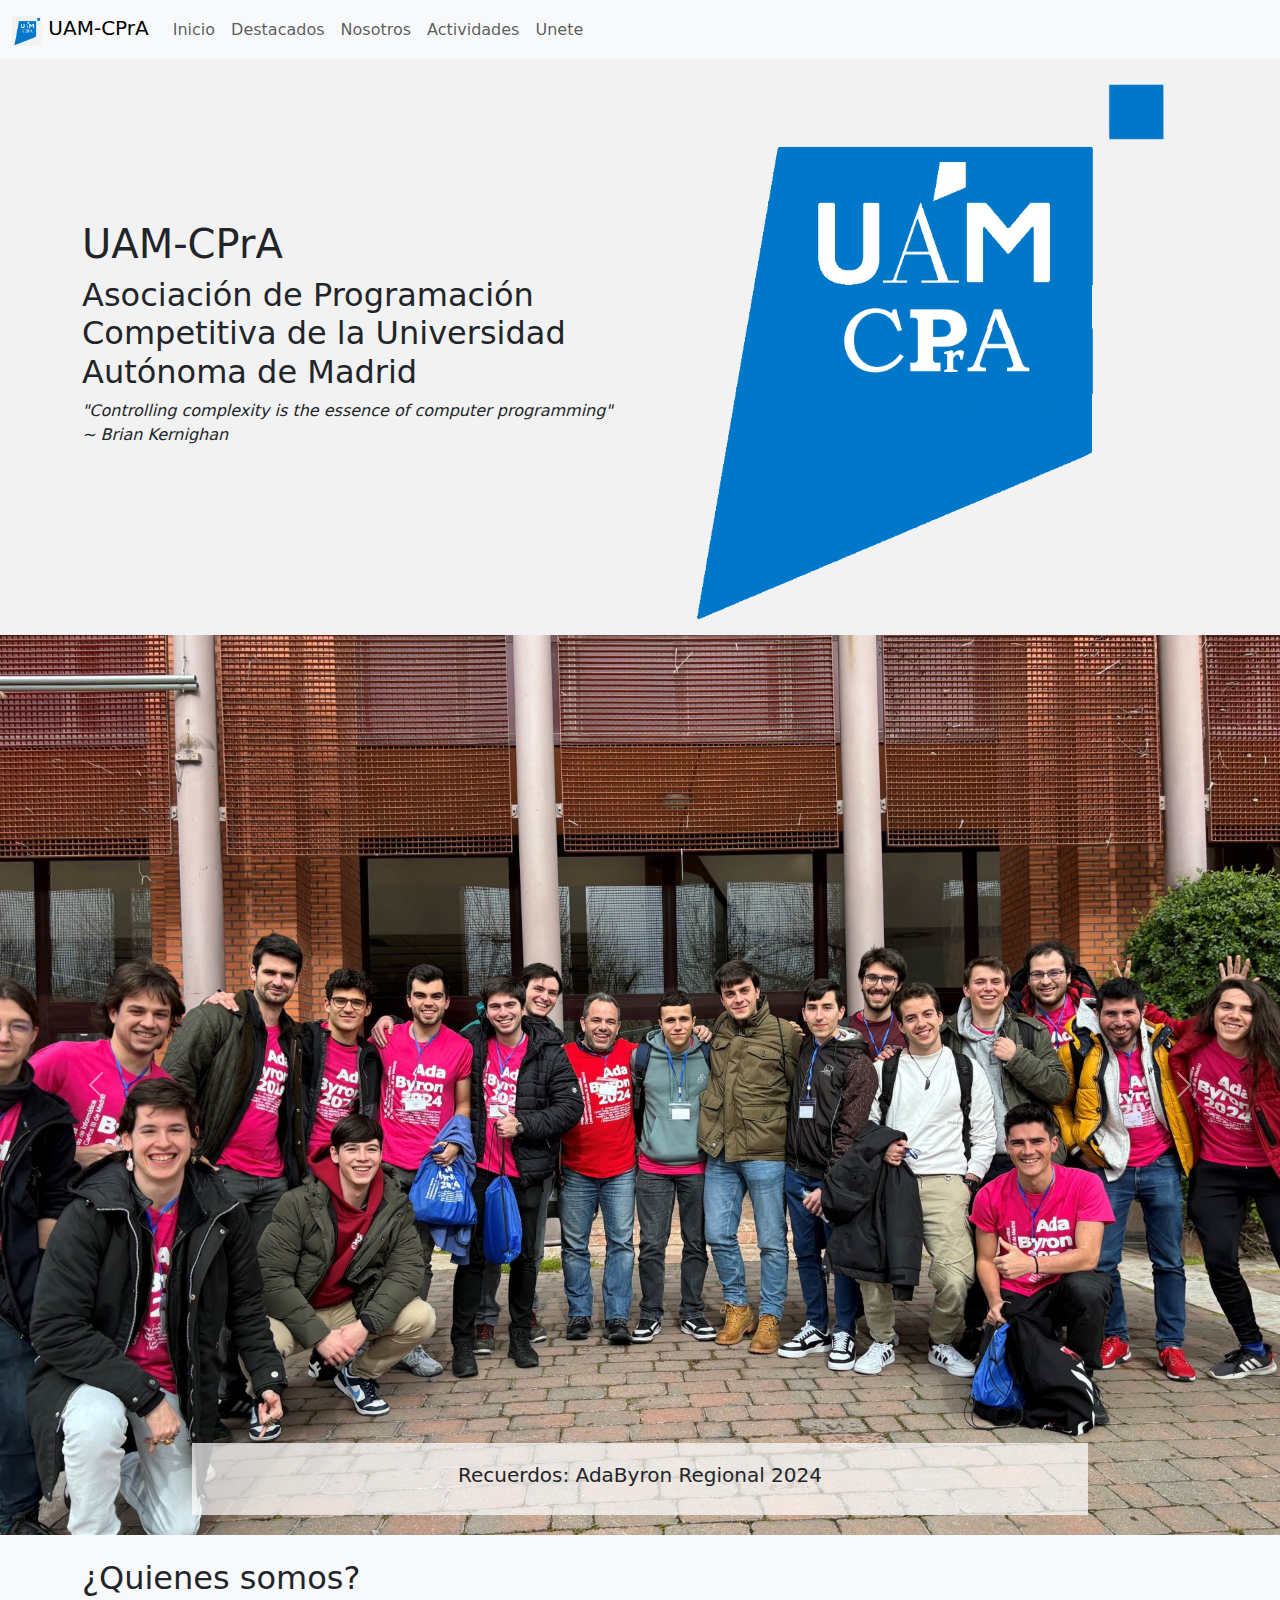
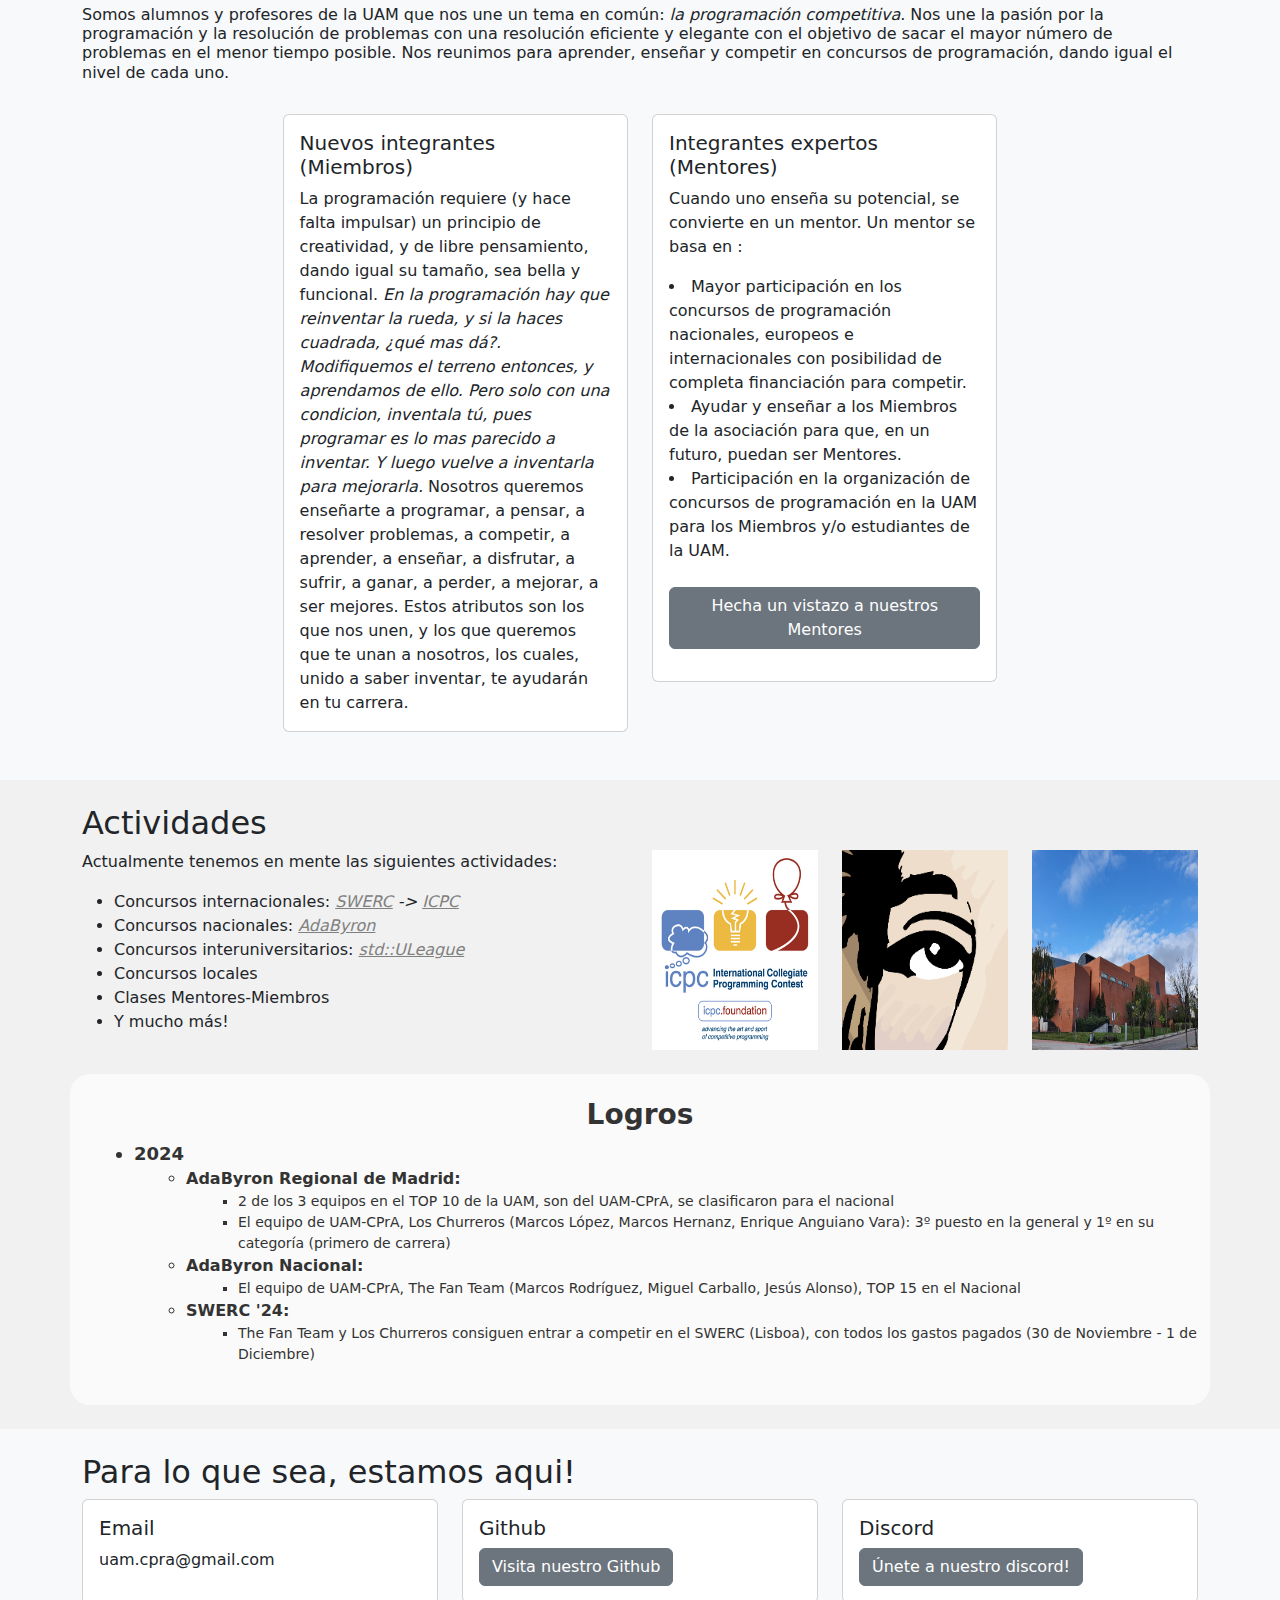
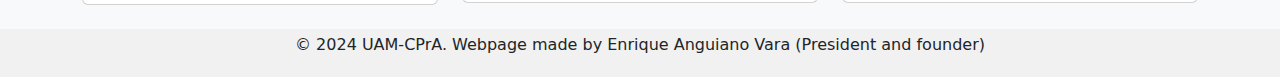
<file: index.html>
<!--
    Made by : Enrique Anguiano Vara
    Date: 2024-10-03

    NOTE:
        We use the next color scheme:
            - 

-->

<html lang="en">
<head>
    <meta charset="UTF-8">
    <meta name="viewport" content="width=device-width, initial-scale=1.0">
    <title>UAM-CPrA Homepage</title>
    <link rel="stylesheet" href="https://cdn.jsdelivr.net/npm/bootstrap@5.3.0/dist/css/bootstrap.min.css">
    <link rel="stylesheet" href="src.css">
</head>
<body>
    <header>
        <nav class="navbar navbar-expand-lg navbar-light bg-light fixed-top navbar-hidden">
            <div class="container-fluid">
                <a class="navbar-brand" href="#">
                    <img src="logo.png" alt="" width="30" height="30" class="d-inline-block align-text-top"> UAM-CPrA
                </a>
                <button class="navbar-toggler" type="button" data-bs-toggle="collapse" data-bs-target="#navbarNav" aria-controls="navbarNav" aria-expanded="false" aria-label="Toggle navigation">
                    <span class="navbar-toggler-icon"></span>
                </button>
                <div class="collapse navbar-collapse" id="navbarNav">
                    <ul class="navbar-nav">
                        <li class="nav-item">
                            <a class="nav-link" href="#inicio">Inicio</a>
                        </li>
                        <li class="nav-item">
                            <a class="nav-link" href="#aventuras"> Destacados </a>
                        </li>
                        <li class="nav-item">
                            <a class="nav-link" href="#quienes-somos"> Nosotros </a>
                        </li>
                        <li class="nav-item">
                            <a class="nav-link" href="#actividades">Actividades </a>
                        </li>
                        <li class="nav-item">
                            <a class="nav-link" href="#unete">Unete</a>
                        </li>
                    </ul>
                </div>
            </div>
        </nav>
    </header>

    <section id="inicio" class="d-flex align-items-center" style="background-color: #f2f2f2;">
        <div class="container">
            <br>
            <br>
            <div class="row">
                <div class="col-lg-6 d-flex flex-column justify-content-center pt-4 pt-lg-0 order-2 order-lg-1" data-aos="fade-up" data-aos-delay="200">
                    <h1>UAM-CPrA</h1>
                    <h2>Asociación de Programación Competitiva de la Universidad Autónoma de Madrid</h2>
                    <blockquote>
                        <i>"Controlling complexity is the essence of computer programming" ~ Brian Kernighan</i>
                    </blockquote>
                </div>
                <div class="col-lg-6 order-1 order-lg-2" data-aos="zoom-in" data-aos-delay="200">
                    <img src="logo.png" class="img-fluid" alt="" style="max-width: 100%;">
                </div>
            </div>
        </div>
    </section>

    <!-- Image just an example. Sadly, im not in that photo -->
    <!-- The idea is to get all our achivements here -->
    <section id="carousel" class="carousel slide" data-bs-ride="carousel">
        <div class="carousel-inner">
            <div class="carousel-item active">
            <a href="https://ada-byron.es/2024/reg/madrid/">
                <div style="background-color: rgb(241, 226, 175); display: flex; justify-content: center; align-items: center; height: 100%;">
                <img src="canvas1.jpg" class="d-block w-100" alt="Image 1">
                </div>
                <div class="carousel-caption d-none d-md-block text-dark" style="background-color: rgba(255, 255, 255, 0.7);">
                <h5>Recuerdos: AdaByron Regional 2024</h5>
                </div>
            </a>
            </div>
            <div class="carousel-item">
            <a href="https://swerc.eu/2024/">
                <div style="background-color: rgb(241, 226, 175); display: flex; justify-content: center; align-items: center; height: 100%;">
                <img src="fotoPrueba1.jpeg" class="d-block w-100" alt="Image 2">
                </div>
                <div class="carousel-caption d-none d-md-block text-dark" style="background-color: rgba(255, 255, 255, 0.7);">
                <h5>Recuerdos: SWERC 24 - Lisboa </h5>
                </div>
            </a>
            </div>
            <div class="carousel-item">
            <a href="https://uam-cpra.github.io/std-ULeague.github.io/">
                <div style="background-color: rgb(241, 226, 175); display: flex; justify-content: center; align-items: center; height: 100%;">
                <img src="logoWithBackground.png" class="d-block" alt="Image 3" style="max-width: 100%; max-height: 100%;">
                </div>
                <div class="carousel-caption d-none d-md-block text-dark" style="background-color: rgba(255, 255, 255, 0.7);">
                <h5>NOTICIA: std::ULeague empieza a finales de Febrero! Preparate!</h5>
                </div>
            </a>
            </div>
        </div>
        <button class="carousel-control-prev" type="button" data-bs-target="#carousel" data-bs-slide="prev">
            <span class="carousel-control-prev-icon" aria-hidden="true"></span>
            <span class="visually-hidden">Previous</span>
        </button>
        <button class="carousel-control-next" type="button" data-bs-target="#carousel" data-bs-slide="next">
            <span class="carousel-control-next-icon" aria-hidden="true"></span>
            <span class="visually-hidden">Next</span>
        </button>
    </section>

    <section id="quienes-somos" class="bg-light">
        <div class="container">
        </br>
            <h2>¿Quienes somos?</h2>
            <h6> Somos alumnos y profesores de la UAM que nos une un tema en común: <em>la programación competitiva</em>.
                Nos une la pasión por la programación y la resolución de problemas con una resolución eficiente y elegante con el objetivo de sacar el mayor número de problemas en el menor tiempo posible.
                Nos reunimos para aprender, enseñar y competir en concursos de programación, dando igual el nivel de cada uno.
        </div>
        <br>

        <div class="row">
            <div class="col-md-6">
                <div class="card" style="margin-left: 45%;">
                    <div class="card-body">
                        <h5 class="card-title">Nuevos integrantes (Miembros) </h5>
                        <p class="card-text">
                            La programación requiere (y hace falta impulsar) un principio de creatividad, y de libre pensamiento, dando igual su tamaño, sea bella y funcional.
                            <em> En la programación hay que reinventar la rueda, y si la haces cuadrada, ¿qué mas dá?. Modifiquemos el terreno entonces, 
                            y aprendamos de ello. Pero solo con una condicion, inventala tú, pues programar es lo mas parecido a inventar. Y luego vuelve a inventarla para mejorarla.
                            </em>

                            Nosotros queremos enseñarte a programar, a pensar, a resolver problemas, a competir, a aprender, a enseñar, a disfrutar, a sufrir, a ganar, a perder, a mejorar, a ser mejores.

                            Estos atributos son los que nos unen, y los que queremos que te unan a nosotros, los cuales, unido a saber inventar, te ayudarán en tu carrera.
                        </p>

                    </div>
                </div>
            </div>

            <div class="col-md-6">
                <div class="card" style="margin-right: 45%;">
                    <div class="card-body">
                        <h5 class="card-title">Integrantes expertos (Mentores)</h5>
                        <p class="card-text">
                            Cuando uno enseña su potencial, se convierte en un mentor. Un mentor se basa en :
                            <li>
                                Mayor participación en los concursos de programación nacionales, europeos e internacionales con posibilidad de completa financiación para competir.
                            </li> 
                            <li>
                                Ayudar y enseñar a los Miembros de la asociación para que, en un futuro, puedan ser Mentores.
                            </li>
                            
                            <li>
                                Participación en la organización de concursos de programación en la UAM para los Miembros y/o estudiantes de la UAM.
                            </li>      
                            <br>          
                            <button class="btn btn-secondary"><a href="./Mentores.html" style="color: white; text-decoration: none; border-bottom: none;">Hecha un vistazo a nuestros Mentores</a></button>
                        </p>
                    </div>
                </div>
            </div>
        </div>
        <br>
        <br>
    </section>

    <section id="actividades" style="background-color: #F1F1F1">
        <div class="container">
            <br>
            <h2>Actividades</h2>
            <div class="row">
                <div class="col-md-6">
                    <p>Actualmente tenemos en mente las siguientes actividades:</p>
                    <ul>
                        <li>Concursos internacionales: <i><a href="https://swerc.eu/" style="color: grey;">SWERC</a> -> <a href="https://icpc.global/" style="color: grey;">ICPC</a></i></li>
                        <li>Concursos nacionales: <a href="https://ada-byron.es/" style="color: grey;"><i>AdaByron</i></a></li>
                        <li>Concursos interuniversitarios: <a href="https://uam-cpra.github.io/std-ULeague.github.io/" style="color: grey;"><i>std::ULeague</i></a></li>
                        <li>Concursos locales</li>
                        <li>Clases Mentores-Miembros</li>
                        <li>Y mucho más!</li>
                    </ul>
                </div>
                <div class="col-md-6">
                    <div class="row">
                        <div class="col-md-4">
                            <img src="icpc.png" class="img-fluid" alt="Description of Image 1" style="height: 200px;">
                        </div>
                        <div class="col-md-4">
                            <img src="adabyron.png" class="img-fluid" alt="Description of Image 2" style="height: 200px;">
                        </div>
                        <div class="col-md-4">
                            <img src="eps.jpg" class="img-fluid" alt="Description of Image 3" style="height: 200px;">
                        </div>
                    </div>
                </div>
            </div>
        </div>
        <br>
    </section>


    <section id="Logros" style="background-color: #F1F1F1">
        <div class="container" style="background-color: #FaFaFa; border-radius: 20px;">
        <br>
            <h2 style="color: #333; text-align: center; font-size: 28px; font-weight: bold;">Logros</h2>
            <ul style="list-style-type: disc; margin-left: 20px;">
                <li style="color: #333; font-size: 18px; font-weight: bold;">2024</li>
                <ul style="list-style-type: circle; margin-left: 20px;">
                    <li style="color: #333; font-size: 16px; font-weight: bold;">AdaByron Regional de Madrid:</li>
                        <ul style="list-style-type: square; margin-left: 20px;">
                            <li style="color: #333; font-size: 14px;">2 de los 3 equipos en el TOP 10 de la UAM, son del UAM-CPrA, se clasificaron para el nacional</li>
                            <li style="color: #333; font-size: 14px;">El equipo de UAM-CPrA, Los Churreros (Marcos López, Marcos Hernanz, Enrique Anguiano Vara): 3º puesto en la general y 1º en su categoría (primero de carrera)</li>
                        </ul>
                    <li style="color: #333; font-size: 16px; font-weight: bold;">AdaByron Nacional:</li>
                        <ul style="list-style-type: square; margin-left: 20px;">
                            <li style="color: #333; font-size: 14px;">El equipo de UAM-CPrA, The Fan Team (Marcos Rodríguez, Miguel Carballo, Jesús Alonso), TOP 15 en el Nacional</li>
                        </ul>

                    <li style="color: #333; font-size: 16px; font-weight: bold;">SWERC '24:</li>
                        <ul style="list-style-type: square; margin-left: 20px;">
                            <li style="color: #333; font-size: 14px;">The Fan Team y Los Churreros consiguen entrar a competir en el SWERC (Lisboa), con todos los gastos pagados (30 de Noviembre - 1 de Diciembre)</li>
                        </ul>
                </ul>
            </ul>
            <br>
        </div>
        <br>

    </section>


    <section id="unete" class="bg-light">
        <div class="container">
            <br>
            <h2>Para lo que sea, estamos aqui!</h2>
            <div class="row">
                <div class="col-md-4">
                    <div class="card">
                        <div class="card-body">
                            <h5 class="card-title">Email</h5>
                            <p class="card-text">uam.cpra@gmail.com</p>
                            <p></p>
                        </div>
                    </div>
                </div>
                <div class="col-md-4">
                    <div class="card">
                        <div class="card-body">
                            <h5 class="card-title">Github</h5>
                            <button class="btn btn-secondary"><a href="https://github.com/UAM-CPrA" style="color: white; text-decoration: none; border-bottom: none;">Visita nuestro Github</a></button>
                        </div>
                    </div>
                </div>
                <div class="col-md-4">
                    <div class="card">
                        <div class="card-body">
                            <h5 class="card-title">Discord</h5>
                            <button class="btn btn-secondary"><a href="https://discord.gg/ShNZzbA2Yr" style="color: white; text-decoration: none; border-bottom: none;">Únete a nuestro discord!</a></button>
                    </div>
                </div>
            </div>
        </div>
        <br>
    </section>


    <script src="https://cdn.jsdelivr.net/npm/bootstrap@5.3.0/dist/js/bootstrap.bundle.min.js"></script>

        
    <script>
        document.addEventListener("DOMContentLoaded", function() {
            // Ajusta este valor al alto de tu navbar
            var offset = 70; // Altura de la navbar
        
            document.querySelectorAll('.nav-link').forEach(link => {
                link.addEventListener('click', function(e) {
                    e.preventDefault();
                    var targetId = this.getAttribute('href');
                    var targetPosition = document.querySelector(targetId).offsetTop;
                    window.scrollTo({
                        top: targetPosition - offset, // Ajusta para no tapar el contenido
                        behavior: 'smooth'
                    });
                });
            });
        });
        </script>
</body>

<nav>
    <footer class="bg-light text-center text-lg-start">
        <div class="text-center p-1" style="background-color: #F1F1F1;">
            <p>© 2024 UAM-CPrA. Webpage made by Enrique Anguiano Vara (President and founder)</p>
        </div>
    </footer>
</nav>
</html>
</file>
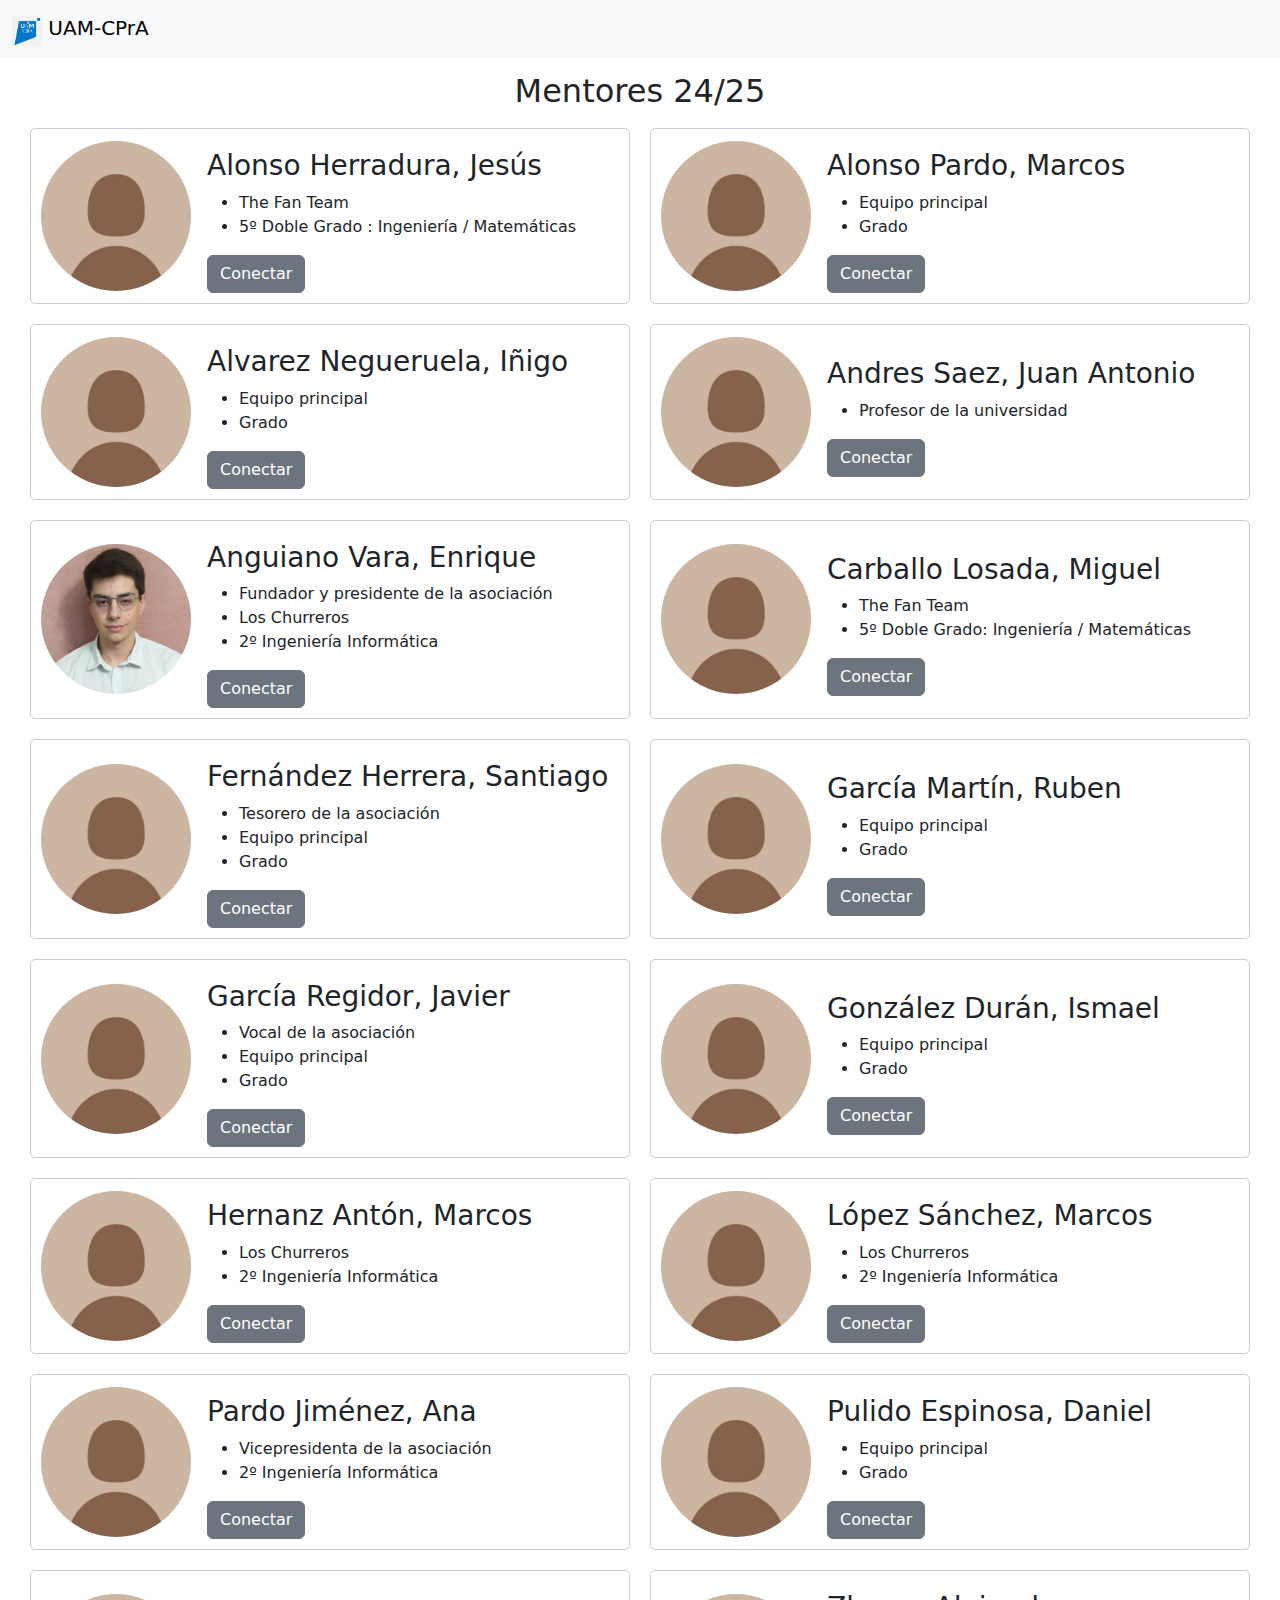
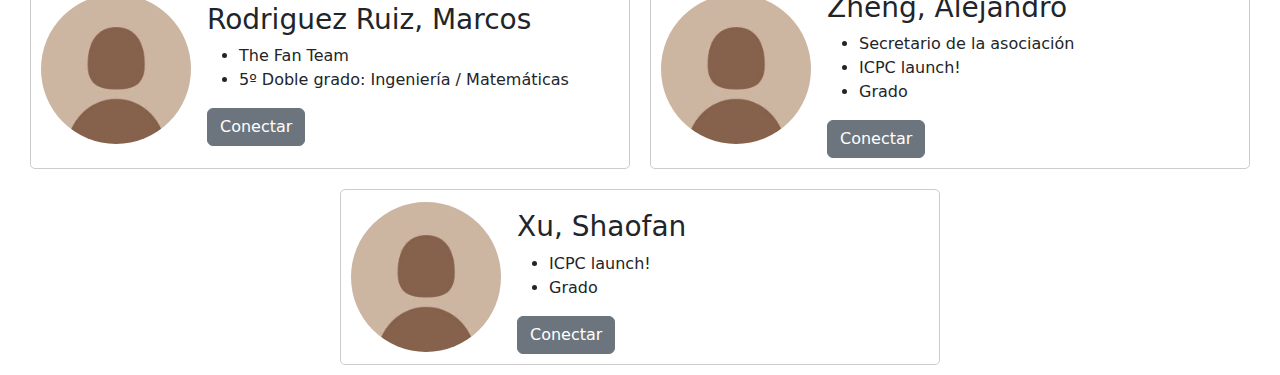
<file: Mentores.html>
<!DOCTYPE html>
<html>
<head>
    <head>
        <meta charset="UTF-8">
        <meta name="viewport" content="width=device-width, initial-scale=1.0">
        <title>UAM-CPrA Mentores</title>
        <link rel="stylesheet" href="https://cdn.jsdelivr.net/npm/bootstrap@5.3.0/dist/css/bootstrap.min.css">
        <link rel="stylesheet" href="src.css">
    </head>
    <body>
        <header>
            <nav class="navbar navbar-expand-lg navbar-light bg-light fixed-top navbar-hidden">
                <div class="container-fluid">
                    <a class="navbar-brand" href="./index.html">
                        <img src="logo.png" alt="" width="30" height="30" class="d-inline-block align-text-top"> UAM-CPrA
                    </a>
                    <button class="navbar-toggler" type="button" data-bs-toggle="collapse" data-bs-target="#navbarNav" aria-controls="navbarNav" aria-expanded="false" aria-label="Toggle navigation">
                        <span class="navbar-toggler-icon"></span>
                    </button>
                    <div class="collapse navbar-collapse" id="navbarNav">
                    </div>
                </div>
            </nav>
        </header>
    <style>

        .body {
            margin-top: 100px;
        }
        .card {
            border: 1px solid #ccc;
            border-radius: 5px;
            padding: 10px;
            margin: 10px;
            width: 300px;
            display: inline-block;
        }
        .card img {
            width: 100%;
            height: auto;
            border-radius: 5px;
        }
        .card h3 {
            margin-top: 10px;
        }
        .card p {
            margin-top: 5px;
        }
        
    </style>
</head>
<body>
    <br>
    <br>
    <br>
    <div class="text-center">
        <h2> Mentores 24/25 </h2>
    </div>
    <div class="d-flex justify-content-center flex-wrap">
        <div class="card d-flex flex-row align-items-center" style="width: 600px;">
            <img src="./profiles/Defuault.jpg" alt="Mentor 3" class="me-3 rounded-circle" style="width: 150px; height: 150px;">
            <div>
            <h3>Alonso Herradura, Jesús</h3>
            <ul>
                <li>The Fan Team</li>
                <li>5º Doble Grado : Ingeniería / Matemáticas</li>
            </ul>
            <button class="btn btn-secondary"><a href="" style="color: white; text-decoration: none; border-bottom: none;">Conectar</a></button>
            </div>
        </div>
        <div class="card d-flex flex-row align-items-center" style="width: 600px;">
            <img src="./profiles/Defuault.jpg" alt="Mentor 2" class="me-3 rounded-circle" style="width: 150px; height: 150px;">
            <div>
            <h3>Alonso Pardo, Marcos</h3>
            <ul>
                <li>Equipo principal</li>
                <li>Grado</li>
            </ul>
            <button class="btn btn-secondary"><a href="" style="color: white; text-decoration: none; border-bottom: none;">Conectar</a></button>
            </div>
        </div>
        <div class="card d-flex flex-row align-items-center" style="width: 600px;">
            <img src="./profiles/Defuault.jpg" alt="Mentor 3" class="me-3 rounded-circle" style="width: 150px; height: 150px;">
            <div>
            <h3>Alvarez Negueruela, Iñigo</h3>
            <ul>
                <li>Equipo principal</li>
                <li>Grado</li>
            </ul>
            <button class="btn btn-secondary"><a href="" style="color: white; text-decoration: none; border-bottom: none;">Conectar</a></button>
            </div>
        </div>
        <div class="card d-flex flex-row align-items-center" style="width: 600px;">
            <img src="./profiles/Defuault.jpg" alt="Mentor 3" class="me-3 rounded-circle" style="width: 150px; height: 150px;">
            <div>
            <h3>Andres Saez, Juan Antonio</h3>
            <ul>
                <li>Profesor de la universidad</li>
            </ul>
            <button class="btn btn-secondary"><a href="" style="color: white; text-decoration: none; border-bottom: none;">Conectar</a></button>
            </div>
        </div>
        <div class="card d-flex flex-row align-items-center" style="width: 600px;">
            <img src="./profiles/EnriqueAnguianoVara.jpeg" class="me-3 rounded-circle" style="width: 150px; height: 150px;">
            <div>
            <h3>Anguiano Vara, Enrique</h3>
            <ul><li>Fundador y presidente de la asociación </li>
            <li>Los Churreros</li>
            <li>2º Ingeniería Informática</li>
        </ul>
            <button class="btn btn-secondary"><a href="https://www.linkedin.com/in/enrique-anguiano-vara-6ba44625b/" style="color: white; text-decoration: none; border-bottom: none;">Conectar</a></button>
            </div>
        </div>
        <div class="card d-flex flex-row align-items-center" style="width: 600px;">
            <img src="./profiles/Defuault.jpg" alt="Mentor 3" class="me-3 rounded-circle" style="width: 150px; height: 150px;">
            <div>
            <h3>Carballo Losada, Miguel</h3>
            <ul>
                <li>The Fan Team</li>
                <li>5º Doble Grado: Ingeniería / Matemáticas </li>
            </ul>
            <button class="btn btn-secondary"><a href="" style="color: white; text-decoration: none; border-bottom: none;">Conectar</a></button>
            </div>
        </div>
        <div class="card d-flex flex-row align-items-center" style="width: 600px;">
            <img src="./profiles/Defuault.jpg" alt="Mentor 3" class="me-3 rounded-circle" style="width: 150px; height: 150px;">
            <div>
            <h3>Fernández Herrera, Santiago</h3>
            <ul>
                <li>Tesorero de la asociación</li>
                <li>Equipo principal</li>
                <li>Grado</li>
            </ul>
            <button class="btn btn-secondary"><a href="" style="color: white; text-decoration: none; border-bottom: none;">Conectar</a></button>
            </div>
        </div>
        <div class="card d-flex flex-row align-items-center" style="width: 600px;">
            <img src="./profiles/Defuault.jpg" alt="Mentor 3" class="me-3 rounded-circle" style="width: 150px; height: 150px;">
            <div>
            <h3>García Martín, Ruben</h3>
            <ul>
                <li>Equipo principal</li>
                <li>Grado</li>
            </ul>
            <button class="btn btn-secondary"><a href="" style="color: white; text-decoration: none; border-bottom: none;">Conectar</a></button>
            </div>
        </div>
        <div class="card d-flex flex-row align-items-center" style="width: 600px;">
            <img src="./profiles/Defuault.jpg" alt="Mentor 3" class="me-3 rounded-circle" style="width: 150px; height: 150px;">
            <div>
            <h3>García Regidor, Javier</h3>
            <ul>
                <li>Vocal de la asociación</li>
                <li>Equipo principal</li>
                <li>Grado</li>
            </ul>
            <button class="btn btn-secondary"><a href="" style="color: white; text-decoration: none; border-bottom: none;">Conectar</a></button>
            </div>
        </div>
        <div class="card d-flex flex-row align-items-center" style="width: 600px;">
            <img src="./profiles/Defuault.jpg" alt="Mentor 3" class="me-3 rounded-circle" style="width: 150px; height: 150px;">
            <div>
            <h3>González Durán, Ismael</h3>
            <ul>
                <li>Equipo principal</li>
                <li>Grado</li>
            </ul>
            <button class="btn btn-secondary"><a href="" style="color: white; text-decoration: none; border-bottom: none;">Conectar</a></button>
            </div>
        </div>
        <div class="card d-flex flex-row align-items-center" style="width: 600px;">
            <img src="./profiles/Defuault.jpg" alt="Mentor 3" class="me-3 rounded-circle" style="width: 150px; height: 150px;">
            <div>
            <h3>Hernanz Antón, Marcos</h3>
            <ul>
                <li>Los Churreros</li>
                <li>2º Ingeniería Informática</li>
            </ul>
            <button class="btn btn-secondary"><a href="" style="color: white; text-decoration: none; border-bottom: none;">Conectar</a></button>
            </div>
        </div>
        <div class="card d-flex flex-row align-items-center" style="width: 600px;">
            <img src="./profiles/Defuault.jpg" alt="Mentor 3" class="me-3 rounded-circle" style="width: 150px; height: 150px;">
            <div>
            <h3>López Sánchez, Marcos</h3>
            <ul>
                <li>Los Churreros</li>
                <li>2º Ingeniería Informática</li>
            </ul>
            <button class="btn btn-secondary"><a href="" style="color: white; text-decoration: none; border-bottom: none;">Conectar</a></button>
            </div>
        </div>
        <div class="card d-flex flex-row align-items-center" style="width: 600px;">
            <img src="./profiles/Defuault.jpg" alt="Mentor 3" class="me-3 rounded-circle" style="width: 150px; height: 150px;">
            <div>
            <h3>Pardo Jiménez, Ana</h3>
            <ul>
                <li>Vicepresidenta de la asociación</li>
                <li>2º Ingeniería Informática</li>
            </ul>
            <button class="btn btn-secondary"><a href="" style="color: white; text-decoration: none; border-bottom: none;">Conectar</a></button>
            </div>
        </div>
        <div class="card d-flex flex-row align-items-center" style="width: 600px;">
            <img src="./profiles/Defuault.jpg" alt="Mentor 3" class="me-3 rounded-circle" style="width: 150px; height: 150px;">
            <div>
            <h3>Pulido Espinosa, Daniel</h3>
            <ul>
                <li>Equipo principal</li>
                <li>Grado</li>
            </ul>
            <button class="btn btn-secondary"><a href="" style="color: white; text-decoration: none; border-bottom: none;">Conectar</a></button>
            </div>
        </div>
        <div class="card d-flex flex-row align-items-center" style="width: 600px;">
            <img src="./profiles/Defuault.jpg" alt="Mentor 3" class="me-3 rounded-circle" style="width: 150px; height: 150px;">
            <div>
            <h3>Rodriguez Ruiz, Marcos</h3>
            <ul>
                <li>The Fan Team</li>
                <li>5º Doble grado: Ingeniería / Matemáticas </li>
            </ul>
            <button class="btn btn-secondary"><a href="" style="color: white; text-decoration: none; border-bottom: none;">Conectar</a></button>
            </div>
        </div>
        <div class="card d-flex flex-row align-items-center" style="width: 600px;">
            <img src="./profiles/Defuault.jpg" alt="Mentor 3" class="me-3 rounded-circle" style="width: 150px; height: 150px;">
            <div>
            <h3>Zheng, Alejandro</h3>
            <ul>
                <li>Secretario de la asociación</li>
                <li>ICPC launch!</li>
                <li>Grado</li>
            </ul>
            <button class="btn btn-secondary"><a href="" style="color: white; text-decoration: none; border-bottom: none;">Conectar</a></button>
            </div>
        </div>
        <div class="card d-flex flex-row align-items-center" style="width: 600px;">
            <img src="./profiles/Defuault.jpg" alt="Mentor 3" class="me-3 rounded-circle" style="width: 150px; height: 150px;">
            <div>
            <h3>Xu, Shaofan</h3>
            <ul>
                <li>ICPC launch!</li>
                <li>Grado</li>
            </ul>
            <button class="btn btn-secondary"><a href="" style="color: white; text-decoration: none; border-bottom: none;">Conectar</a></button>
            </div>
        </div>
    </div>
    </div>
</body>
</html>
</file>
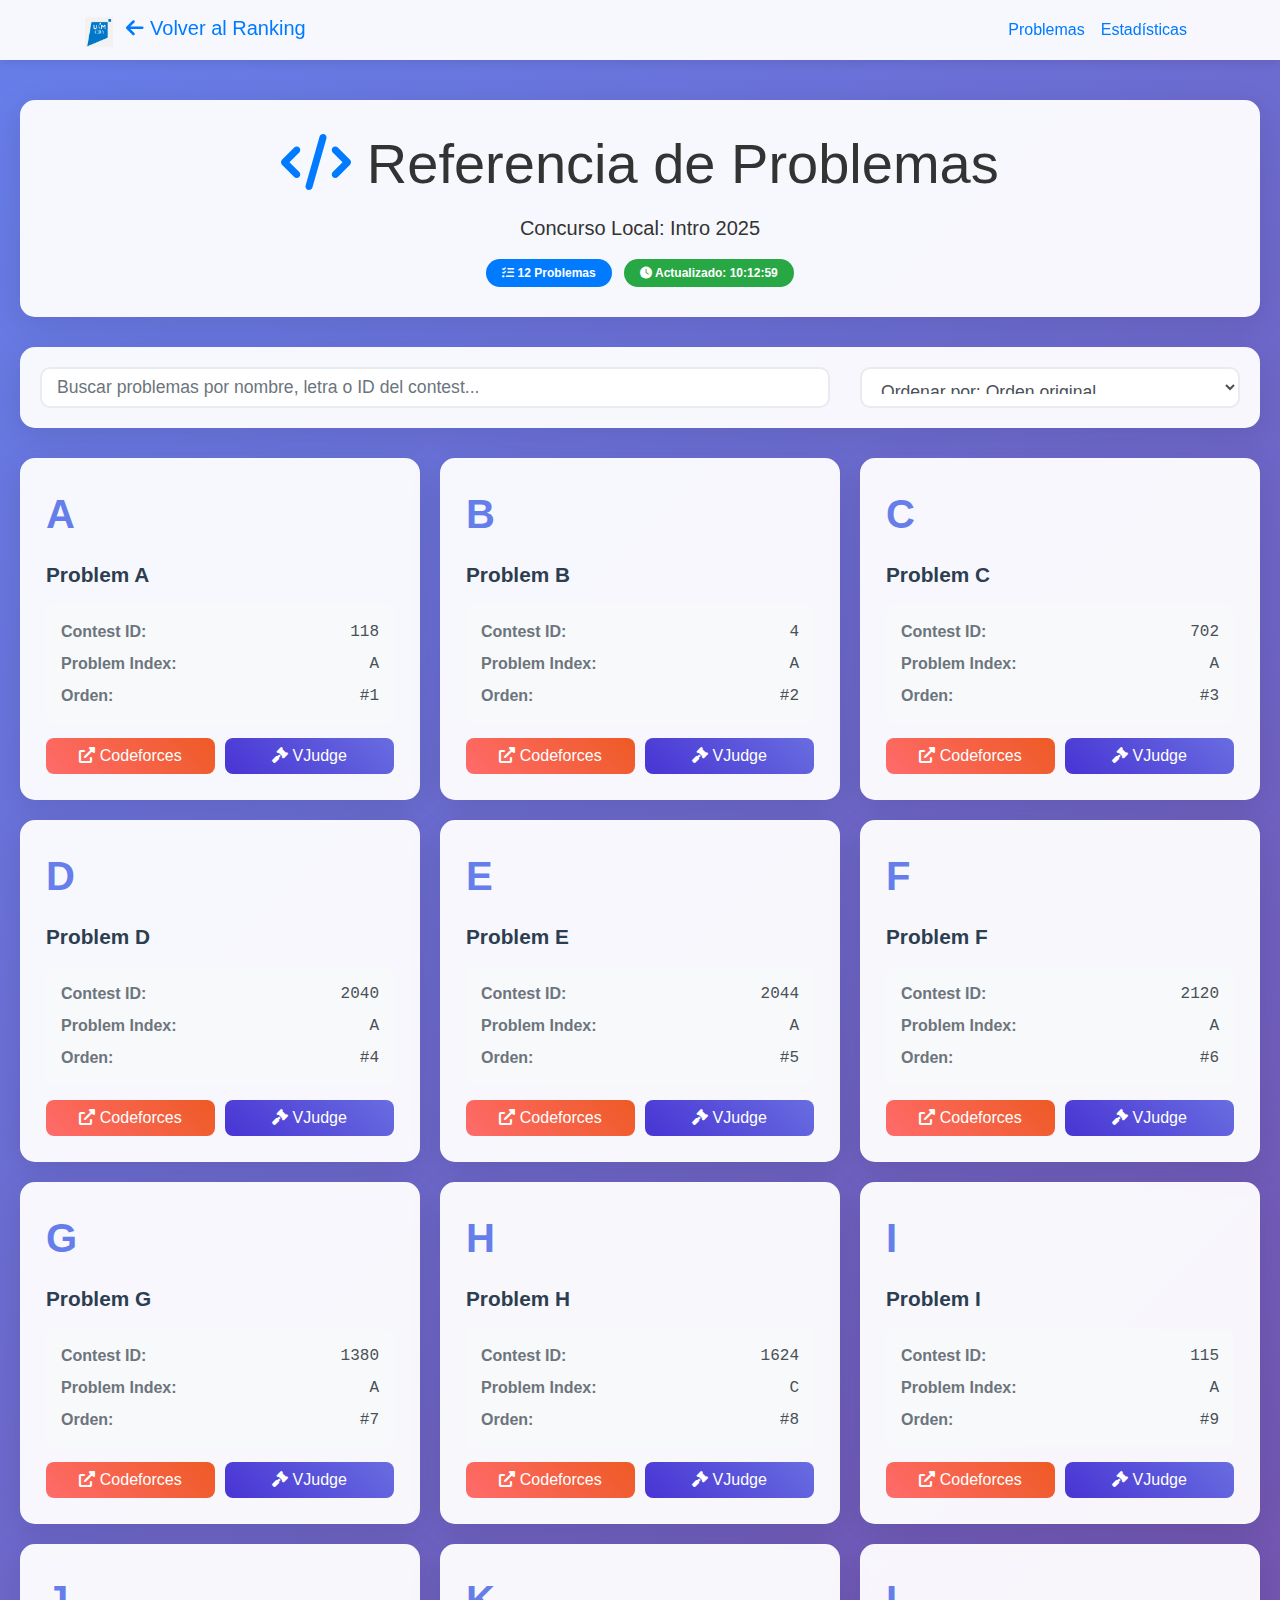
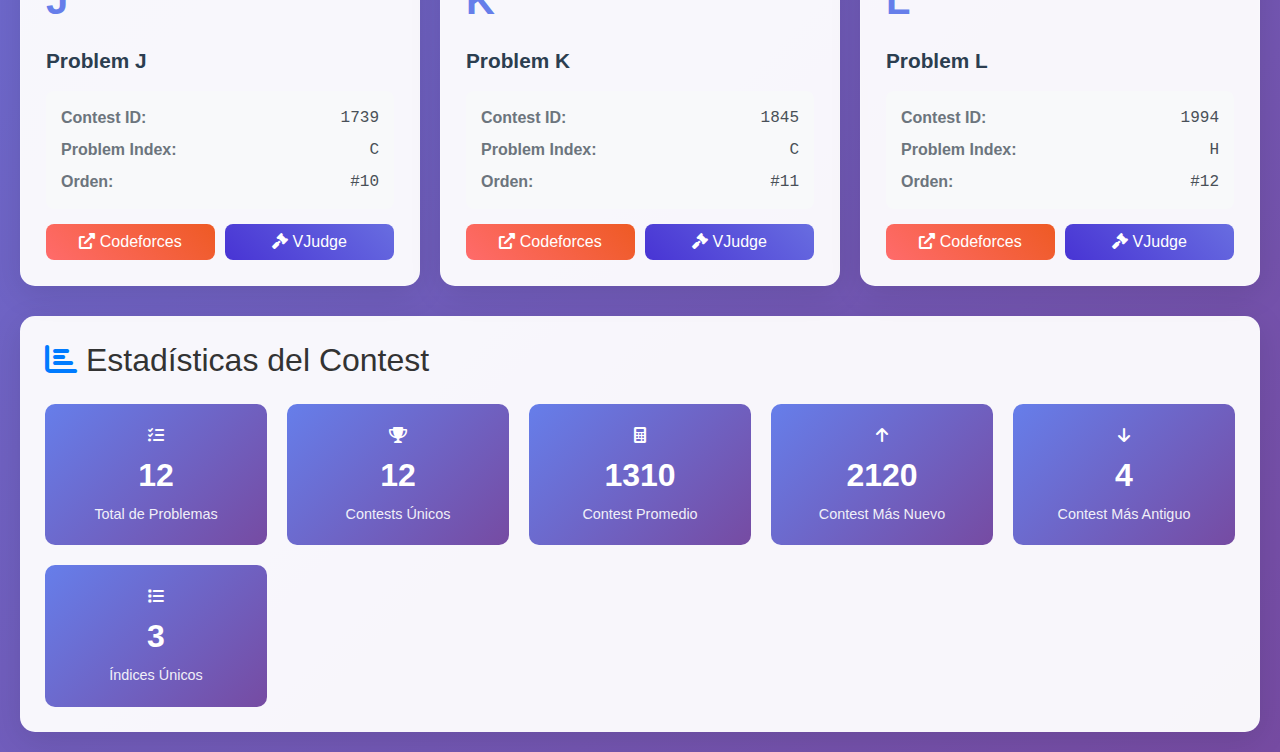
<file: problems.html>
<!DOCTYPE html>
<html lang="es">

<head>
	<meta charset="UTF-8">
	<meta name="viewport" content="width=device-width, initial-scale=1.0">
	<title>Referencia de Problemas</title>
	<link href="https://stackpath.bootstrapcdn.com/bootstrap/4.5.2/css/bootstrap.min.css" rel="stylesheet">
	<link href="https://cdnjs.cloudflare.com/ajax/libs/font-awesome/6.0.0/css/all.min.css" rel="stylesheet">
	<style>
		body {
			font-family: 'Segoe UI', Tahoma, Geneva, Verdana, sans-serif;
			background: linear-gradient(135deg, #667eea 0%, #764ba2 100%);
			min-height: 100vh;
			color: #333;
		}

		.navbar-custom {
			background-color: rgba(255, 255, 255, 0.95);
			backdrop-filter: blur(10px);
			box-shadow: 0 2px 10px rgba(0, 0, 0, 0.1);
		}

		.container-main {
			margin-top: 80px;
			padding: 20px;
		}

		.header-section {
			background: rgba(255, 255, 255, 0.95);
			border-radius: 15px;
			padding: 30px;
			margin-bottom: 30px;
			box-shadow: 0 8px 32px rgba(0, 0, 0, 0.1);
			text-align: center;
		}

		.problems-grid {
			display: grid;
			grid-template-columns: repeat(auto-fill, minmax(350px, 1fr));
			gap: 20px;
			margin-bottom: 30px;
		}

		.problem-card {
			background: rgba(255, 255, 255, 0.95);
			border-radius: 15px;
			padding: 25px;
			box-shadow: 0 8px 32px rgba(0, 0, 0, 0.1);
			transition: all 0.3s ease;
			border: 1px solid rgba(255, 255, 255, 0.2);
		}

		.problem-card:hover {
			transform: translateY(-5px);
			box-shadow: 0 12px 40px rgba(0, 0, 0, 0.15);
		}

		.problem-letter {
			font-size: 2.5rem;
			font-weight: bold;
			color: #667eea;
			margin-bottom: 15px;
		}

		.problem-title {
			font-size: 1.3rem;
			font-weight: 600;
			margin-bottom: 15px;
			color: #2c3e50;
		}

		.problem-meta {
			background: #f8f9fa;
			border-radius: 8px;
			padding: 15px;
			margin-bottom: 15px;
		}

		.meta-item {
			display: flex;
			justify-content: space-between;
			margin-bottom: 8px;
		}

		.meta-item:last-child {
			margin-bottom: 0;
		}

		.meta-label {
			font-weight: 600;
			color: #6c757d;
		}

		.meta-value {
			color: #495057;
			font-family: monospace;
		}

		.problem-links {
			display: flex;
			gap: 10px;
			flex-wrap: wrap;
		}

		.btn-problem {
			flex: 1;
			min-width: 120px;
			border-radius: 8px;
			font-weight: 500;
			transition: all 0.3s ease;
		}

		.btn-codeforces {
			background: linear-gradient(45deg, #ff6b6b, #ee5a24);
			border: none;
			color: white;
		}

		.btn-codeforces:hover {
			background: linear-gradient(45deg, #ee5a24, #ff6b6b);
			transform: translateY(-2px);
			color: white;
		}

		.btn-vjudge {
			background: linear-gradient(45deg, #4834d4, #686de0);
			border: none;
			color: white;
		}

		.btn-vjudge:hover {
			background: linear-gradient(45deg, #686de0, #4834d4);
			transform: translateY(-2px);
			color: white;
		}

		.stats-section {
			background: rgba(255, 255, 255, 0.95);
			border-radius: 15px;
			padding: 25px;
			box-shadow: 0 8px 32px rgba(0, 0, 0, 0.1);
		}

		.stats-grid {
			display: grid;
			grid-template-columns: repeat(auto-fit, minmax(200px, 1fr));
			gap: 20px;
			margin-top: 20px;
		}

		.stat-card {
			background: linear-gradient(135deg, #667eea, #764ba2);
			color: white;
			border-radius: 10px;
			padding: 20px;
			text-align: center;
		}

		.stat-number {
			font-size: 2rem;
			font-weight: bold;
			margin-bottom: 5px;
		}

		.stat-label {
			font-size: 0.9rem;
			opacity: 0.9;
		}

		.loading {
			text-align: center;
			padding: 50px;
			color: #6c757d;
		}

		.search-section {
			background: rgba(255, 255, 255, 0.95);
			border-radius: 15px;
			padding: 20px;
			margin-bottom: 30px;
			box-shadow: 0 8px 32px rgba(0, 0, 0, 0.1);
		}

		.search-input {
			border-radius: 10px;
			border: 2px solid #e9ecef;
			padding: 12px 15px;
			font-size: 1.1rem;
		}

		.search-input:focus {
			border-color: #667eea;
			box-shadow: 0 0 0 0.2rem rgba(102, 126, 234, 0.25);
		}

		@media (max-width: 768px) {
			.problems-grid {
				grid-template-columns: 1fr;
			}

			.problem-links {
				flex-direction: column;
			}

			.btn-problem {
				min-width: auto;
			}
		}
	</style>
</head>

<body>
	<!-- Navbar -->
	<nav class="navbar navbar-expand-lg navbar-custom fixed-top">
		<div class="container">
			<a class="navbar-brand" href="index.html">
				<img src="img/logo.png" alt="Logo" height="30" class="d-inline-block align-text-top">
				<i class="fas fa-arrow-left ml-2"></i> Volver al Ranking
			</a>
			<div class="navbar-nav ml-auto">
				<a class="nav-link" href="#problemas">Problemas</a>
				<a class="nav-link" href="#estadisticas">Estadísticas</a>
			</div>
		</div>
	</nav>

	<!-- Main Content -->
	<div class="container-main">
		<!-- Header -->
		<div class="header-section" id="header">
			<h1 class="display-4 mb-3">
				<i class="fas fa-code text-primary"></i>
				Referencia de Problemas
			</h1>
			<p class="lead" id="contestName">Cargando información del concurso...</p>
			<div class="mt-3">
				<span class="badge badge-primary badge-pill px-3 py-2 mr-2">
					<i class="fas fa-tasks"></i> <span id="totalProblems">0</span> Problemas
				</span>
				<span class="badge badge-success badge-pill px-3 py-2">
					<i class="fas fa-clock"></i> Actualizado: <span id="updateTime">-</span>
				</span>
			</div>
		</div>

		<!-- Search Section -->
		<div class="search-section">
			<div class="row">
				<div class="col-md-8">
					<input type="text" class="form-control search-input" id="searchInput"
						placeholder="Buscar problemas por nombre, letra o ID del contest...">
				</div>
				<div class="col-md-4">
					<select class="form-control search-input" id="sortSelect">
						<option value="order">Ordenar por: Orden original</option>
						<option value="letter">Ordenar por: Letra</option>
						<option value="contest">Ordenar por: Contest ID</option>
						<option value="name">Ordenar por: Nombre</option>
					</select>
				</div>
			</div>
		</div>

		<!-- Problems Grid -->
		<section id="problemas">
			<div id="problemsContainer" class="problems-grid">
				<div class="loading">
					<div class="spinner-border text-primary" role="status">
						<span class="sr-only">Cargando...</span>
					</div>
					<p class="mt-3">Cargando problemas...</p>
				</div>
			</div>
		</section>

		<!-- Statistics Section -->
		<section id="estadisticas">
			<div class="stats-section">
				<h2 class="mb-4">
					<i class="fas fa-chart-bar text-primary"></i>
					Estadísticas del Contest
				</h2>
				<div class="stats-grid" id="statsContainer">
					<!-- Stats will be populated by JavaScript -->
				</div>
			</div>
		</section>
	</div>

	<!-- Scripts -->
	<script src="https://code.jquery.com/jquery-3.5.1.min.js"></script>
	<script src="https://cdn.jsdelivr.net/npm/@popperjs/core@2.5.4/dist/umd/popper.min.js"></script>
	<script src="https://stackpath.bootstrapcdn.com/bootstrap/4.5.2/js/bootstrap.min.js"></script>

	<script>
		let contestConfig = null;
		let problems = [];
		let filteredProblems = [];

		// ====================== FUNCIONES DE CARGA ======================

		async function loadConfig() {
			try {
				const response = await fetch('contest_config.json');
				contestConfig = await response.json();
				problems = contestConfig.problems;
				filteredProblems = [...problems];

				document.getElementById('contestName').textContent = contestConfig.contest.name;
				document.getElementById('totalProblems').textContent = problems.length;
				document.getElementById('updateTime').textContent = new Date().toLocaleTimeString('es-ES');

				return true;
			} catch (error) {
				console.error('Error loading config:', error);
				document.getElementById('contestName').textContent = 'Error cargando configuración';
				return false;
			}
		}

		// ====================== FUNCIONES DE RENDERIZADO ======================

		function renderProblems() {
			const container = document.getElementById('problemsContainer');

			if (filteredProblems.length === 0) {
				container.innerHTML = `
                    <div class="col-12">
                        <div class="text-center py-5">
                            <i class="fas fa-search fa-3x text-muted mb-3"></i>
                            <h4 class="text-muted">No se encontraron problemas</h4>
                            <p class="text-muted">Intenta con otros términos de búsqueda</p>
                        </div>
                    </div>
                `;
				return;
			}

			container.innerHTML = filteredProblems.map(problem => `
                <div class="problem-card">
                    <div class="problem-letter">${problem.letter}</div>
                    <div class="problem-title">${problem.name}</div>

                    <div class="problem-meta">
                        <div class="meta-item">
                            <span class="meta-label">Contest ID:</span>
                            <span class="meta-value">${problem.contest_id}</span>
                        </div>
                        <div class="meta-item">
                            <span class="meta-label">Problem Index:</span>
                            <span class="meta-value">${problem.problem_index}</span>
                        </div>
                        <div class="meta-item">
                            <span class="meta-label">Orden:</span>
                            <span class="meta-value">#${problem.order}</span>
                        </div>
                    </div>

                    <div class="problem-links">
                        <a href="https://codeforces.com/problemset/problem/${problem.contest_id}/${problem.problem_index}"
                           target="_blank" class="btn btn-codeforces btn-problem">
                            <i class="fas fa-external-link-alt"></i> Codeforces
                        </a>
                        <a href="https://vjudge.net/problem/CodeForces-${problem.contest_id}${problem.problem_index}"
                           target="_blank" class="btn btn-vjudge btn-problem">
                            <i class="fas fa-gavel"></i> VJudge
                        </a>
                    </div>
                </div>
            `).join('');
		}

		function renderStats() {
			const container = document.getElementById('statsContainer');

			// Calcular estadísticas
			const totalProblems = problems.length;
			const uniqueContests = new Set(problems.map(p => p.contest_id)).size;
			const avgContestId = Math.round(problems.reduce((sum, p) => sum + p.contest_id, 0) / totalProblems);
			const newestContest = Math.max(...problems.map(p => p.contest_id));
			const oldestContest = Math.min(...problems.map(p => p.contest_id));

			const stats = [
				{ label: 'Total de Problemas', value: totalProblems, icon: 'fas fa-tasks' },
				{ label: 'Contests Únicos', value: uniqueContests, icon: 'fas fa-trophy' },
				{ label: 'Contest Promedio', value: avgContestId, icon: 'fas fa-calculator' },
				{ label: 'Contest Más Nuevo', value: newestContest, icon: 'fas fa-arrow-up' },
				{ label: 'Contest Más Antiguo', value: oldestContest, icon: 'fas fa-arrow-down' },
				{ label: 'Índices Únicos', value: new Set(problems.map(p => p.problem_index)).size, icon: 'fas fa-list' }
			];

			container.innerHTML = stats.map(stat => `
                <div class="stat-card">
                    <i class="${stat.icon} mb-2"></i>
                    <div class="stat-number">${stat.value}</div>
                    <div class="stat-label">${stat.label}</div>
                </div>
            `).join('');
		}

		// ====================== FUNCIONES DE BÚSQUEDA Y FILTRADO ======================

		function applyFilters() {
			const searchTerm = document.getElementById('searchInput').value.toLowerCase();
			const sortBy = document.getElementById('sortSelect').value;

			// Filtrar
			filteredProblems = problems.filter(problem => {
				const searchText = `${problem.name} ${problem.letter} ${problem.contest_id} ${problem.problem_index}`.toLowerCase();
				return searchText.includes(searchTerm);
			});

			// Ordenar
			filteredProblems.sort((a, b) => {
				switch (sortBy) {
					case 'letter':
						return a.letter.localeCompare(b.letter);
					case 'contest':
						return a.contest_id - b.contest_id;
					case 'name':
						return a.name.localeCompare(b.name);
					case 'order':
					default:
						return a.order - b.order;
				}
			});

			renderProblems();
		}

		// ====================== EVENT LISTENERS ======================

		document.getElementById('searchInput').addEventListener('input', applyFilters);
		document.getElementById('sortSelect').addEventListener('change', applyFilters);

		// ====================== INICIALIZACIÓN ======================

		async function initialize() {
			console.log('Iniciando aplicación de problemas...');

			const configLoaded = await loadConfig();

			if (configLoaded) {
				renderProblems();
				renderStats();
			} else {
				document.getElementById('problemsContainer').innerHTML = `
                    <div class="col-12">
                        <div class="alert alert-danger text-center">
                            <i class="fas fa-exclamation-triangle"></i>
                            Error cargando la configuración del concurso
                        </div>
                    </div>
                `;
			}
		}

		// Iniciar cuando la página esté lista
		document.addEventListener('DOMContentLoaded', initialize);

		// Smooth scrolling para los enlaces internos
		document.querySelectorAll('a[href^="#"]').forEach(anchor => {
			anchor.addEventListener('click', function (e) {
				e.preventDefault();
				const target = document.querySelector(this.getAttribute('href'));
				if (target) {
					target.scrollIntoView({
						behavior: 'smooth',
						block: 'start'
					});
				}
			});
		});
	</script>
</body>

</html>
</file>
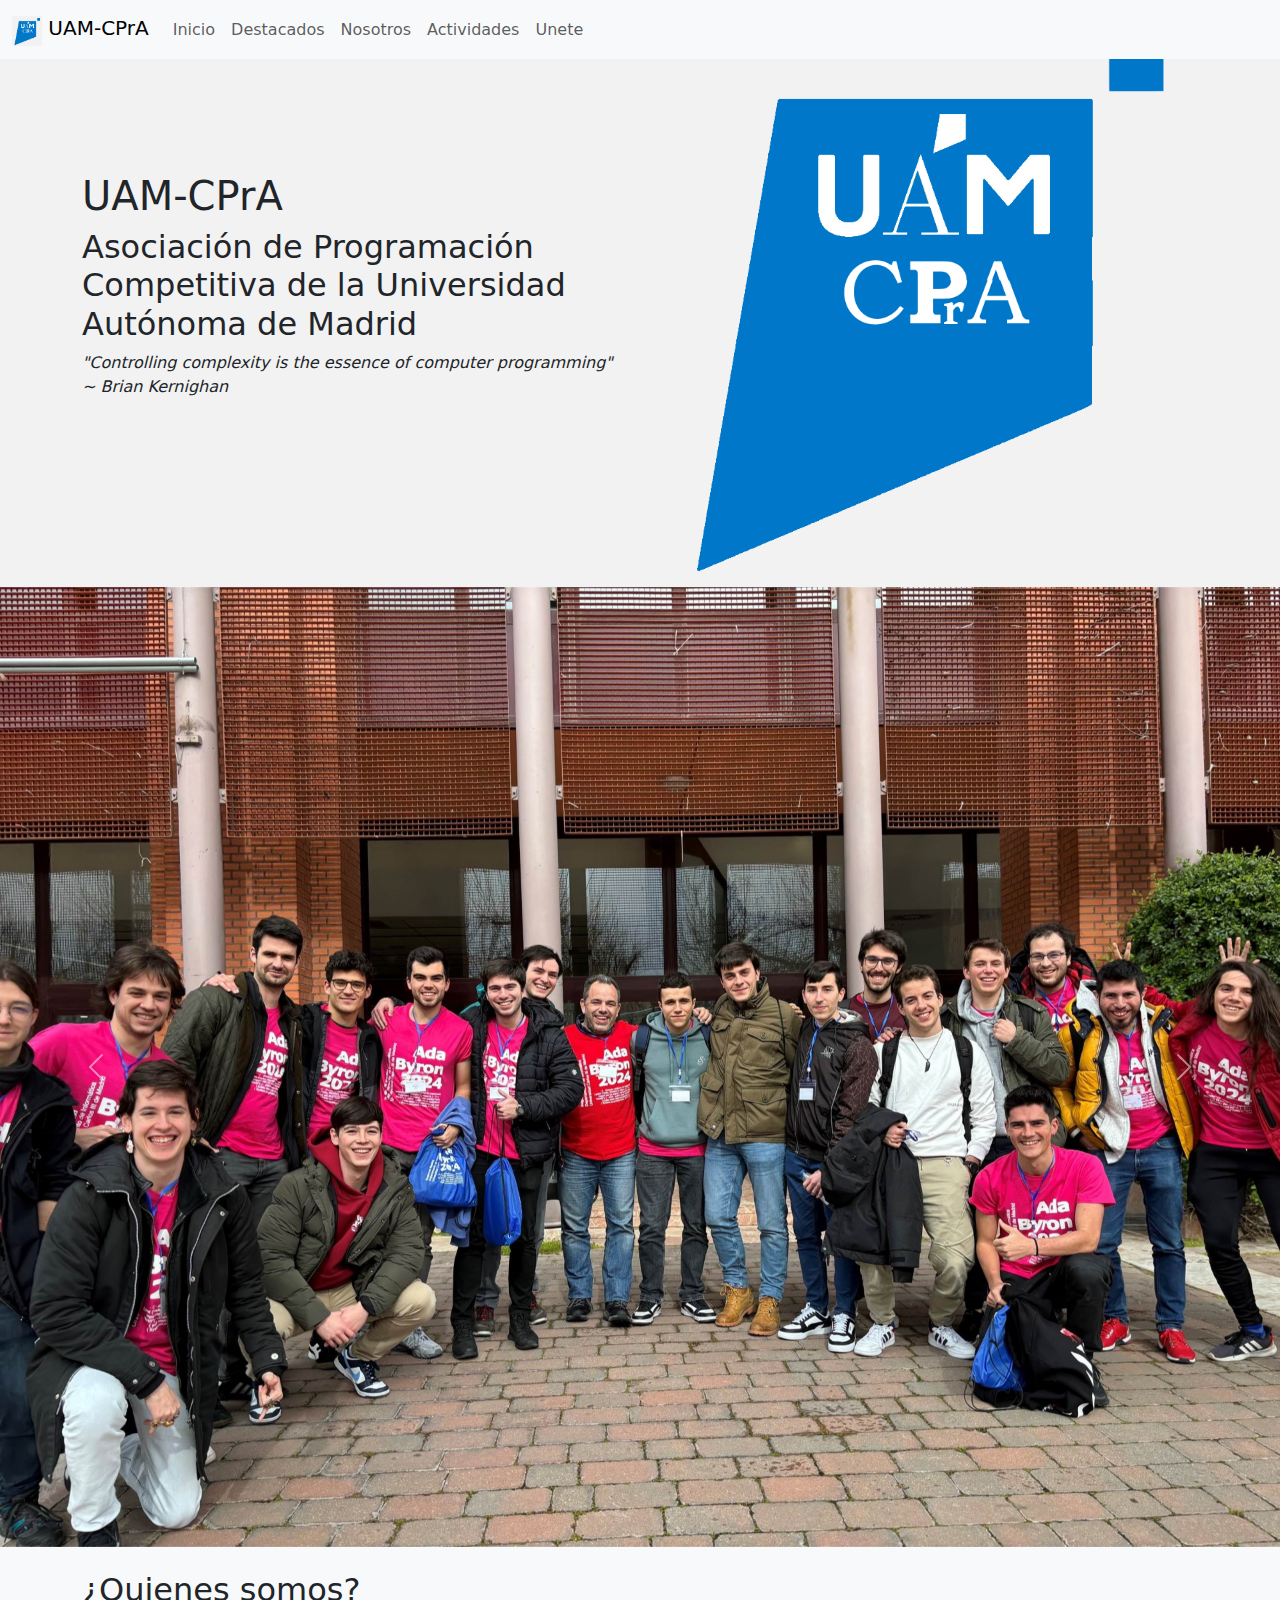
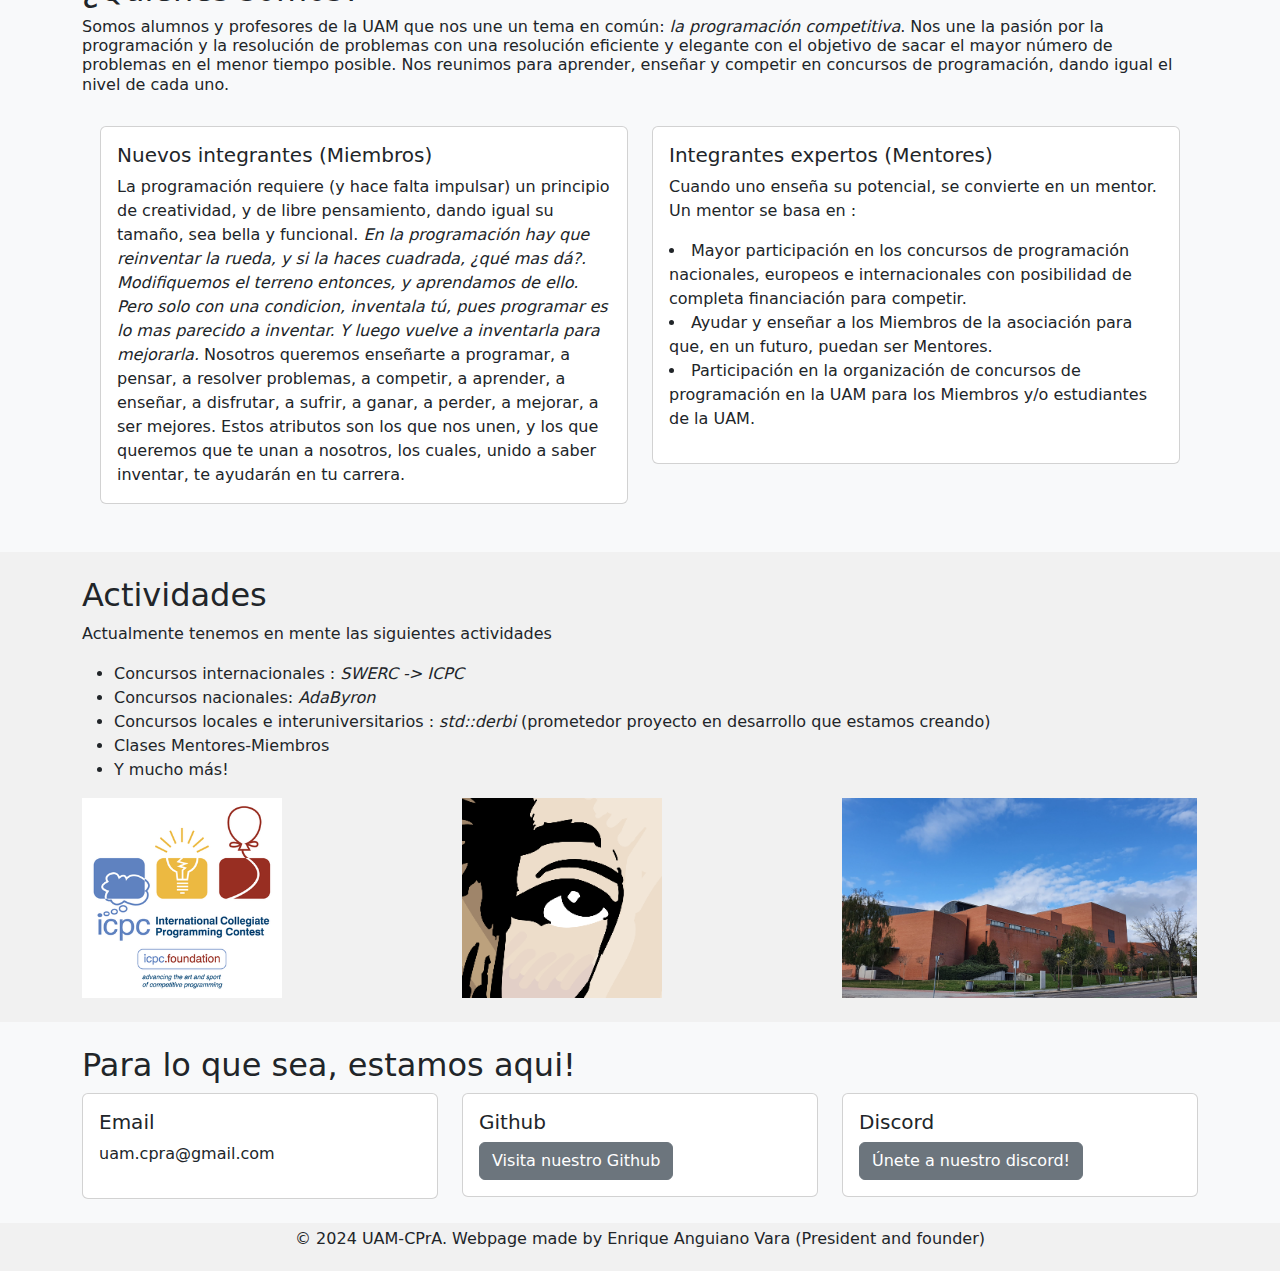
<file: scr.html>
<!--
    Made by : Enrique Anguiano Vara
    Date: 2024-10-03

    NOTE:
        We use the next color scheme:
            - 

-->

<html lang="en">
<head>
    <meta charset="UTF-8">
    <meta name="viewport" content="width=device-width, initial-scale=1.0">
    <title>UAM-CPrA Homepage</title>
    <link rel="stylesheet" href="https://cdn.jsdelivr.net/npm/bootstrap@5.3.0/dist/css/bootstrap.min.css">
    <link rel="stylesheet" href="src.css">
</head>
<body>
    <header>
        <nav class="navbar navbar-expand-lg navbar-light bg-light fixed-top navbar-hidden">
            <div class="container-fluid">
                <a class="navbar-brand" href="#">
                    <img src="logo.png" alt="" width="30" height="30" class="d-inline-block align-text-top"> UAM-CPrA
                </a>
                <button class="navbar-toggler" type="button" data-bs-toggle="collapse" data-bs-target="#navbarNav" aria-controls="navbarNav" aria-expanded="false" aria-label="Toggle navigation">
                    <span class="navbar-toggler-icon"></span>
                </button>
                <div class="collapse navbar-collapse" id="navbarNav">
                    <ul class="navbar-nav">
                        <li class="nav-item">
                            <a class="nav-link" href="#inicio">Inicio</a>
                        </li>
                        <li class="nav-item">
                            <a class="nav-link" href="#aventuras"> Destacados </a>
                        </li>
                        <li class="nav-item">
                            <a class="nav-link" href="#quienes-somos"> Nosotros </a>
                        </li>
                        <li class="nav-item">
                            <a class="nav-link" href="#actividades">Actividades </a>
                        </li>
                        <li class="nav-item">
                            <a class="nav-link" href="#unete">Unete</a>
                        </li>
                    </ul>
                </div>
            </div>
        </nav>
    </header>

    <section id="inicio" class="d-flex align-items-center" style="background-color: #f2f2f2;">
        <div class="container">
            <div class="row">
                <div class="col-lg-6 d-flex flex-column justify-content-center pt-4 pt-lg-0 order-2 order-lg-1" data-aos="fade-up" data-aos-delay="200">
                    <h1>UAM-CPrA</h1>
                    <h2>Asociación de Programación Competitiva de la Universidad Autónoma de Madrid</h2>
                    <blockquote>
                        <i>"Controlling complexity is the essence of computer programming" ~ Brian Kernighan</i>
                    </blockquote>
                </div>
                <div class="col-lg-6 order-1 order-lg-2" data-aos="zoom-in" data-aos-delay="200">
                    <img src="logo.png" class="img-fluid" alt="" style="max-width: 100%;">
                </div>
            </div>
        </div>
    </section>

    <!-- Image just an example. Sadly, im not in that photo -->
    <!-- The idea is to get all our achivements here -->
    <section id="aventuras" class="carousel slide" data-bs-ride="carousel">

        <div class="carousel-inner">
            <div class="carousel-item active">
                <img src="canvas1.jpg" class="d-block w-100" alt="Image 1">
            </div>
            <div class="carousel-item">
                <img src="canvas1.jpg" class="d-block w-100" alt="Image 2">
            </div>
            <div class="carousel-item">
                <img src="canvas1.jpg" class="d-block w-100" alt="Image 3">
            </div>
        </div>
        <button class="carousel-control-prev" type="button" data-bs-target="#carousel" data-bs-slide="prev">
            <span class="carousel-control-prev-icon" aria-hidden="true"></span>
            <span class="visually-hidden">Previous</span>
        </button>
        <button class="carousel-control-next" type="button" data-bs-target="#carousel" data-bs-slide="next">
            <span class="carousel-control-next-icon" aria-hidden="true"></span>
            <span class="visually-hidden">Next</span>
        </button>
    </section>

    <section id="quienes-somos" class="bg-light">
        <div class="container">
        </br>
            <h2>¿Quienes somos?</h2>
            <h6> Somos alumnos y profesores de la UAM que nos une un tema en común: <em>la programación competitiva</em>.
                Nos une la pasión por la programación y la resolución de problemas con una resolución eficiente y elegante con el objetivo de sacar el mayor número de problemas en el menor tiempo posible.
                Nos reunimos para aprender, enseñar y competir en concursos de programación, dando igual el nivel de cada uno.
        </div>
        <br>

        <div class="row">
            <div class="col-md-6">
            <div class="card" style="margin-left: 100px;">
                <div class="card-body">
                <h5 class="card-title">Nuevos integrantes (Miembros) </h5>
                <p class="card-text">
                    La programación requiere (y hace falta impulsar) un principio de creatividad, y de libre pensamiento, dando igual su tamaño, sea bella y funcional.
                    <em> En la programación hay que reinventar la rueda, y si la haces cuadrada, ¿qué mas dá?. Modifiquemos el terreno entonces, 
                    y aprendamos de ello. Pero solo con una condicion, inventala tú, pues programar es lo mas parecido a inventar. Y luego vuelve a inventarla para mejorarla.
                    </em>

                    Nosotros queremos enseñarte a programar, a pensar, a resolver problemas, a competir, a aprender, a enseñar, a disfrutar, a sufrir, a ganar, a perder, a mejorar, a ser mejores.

                    Estos atributos son los que nos unen, y los que queremos que te unan a nosotros, los cuales, unido a saber inventar, te ayudarán en tu carrera.</p>
                </div>
            </div>
            </div>

            <div class="col-md-6">
                <div class="card" style="margin-right: 100px;">
                    <div class="card-body">
                        <h5 class="card-title">Integrantes expertos (Mentores)</h5>
                        <p class="card-text">
                            Cuando uno enseña su potencial, se convierte en un mentor. Un mentor se basa en :
                            <li>
                                Mayor participación en los concursos de programación nacionales, europeos e internacionales con posibilidad de completa financiación para competir.
                            </li> 
                            <li>
                                Ayudar y enseñar a los Miembros de la asociación para que, en un futuro, puedan ser Mentores.
                            </li>
                            
                            <li>
                                Participación en la organización de concursos de programación en la UAM para los Miembros y/o estudiantes de la UAM.
                            </li>                                
                        </p>
                    </div>
                </div>
            </div>
        </div>
        <br>
        <br>
    </section>

    <section id="actividades" style="background-color: #F1F1F1">
        <div class="container">
        <br>
            <h2>Actividades</h2>
            <p> Actualmente tenemos en mente las siguientes actividades</p>
            <ul>
                <li>Concursos internacionales : <i>SWERC -> ICPC</i></li>
                <li>Concursos nacionales: <i>AdaByron</i></li>
                <li>Concursos locales e interuniversitarios : <i>std::derbi</i> (prometedor proyecto en desarrollo que estamos creando) </li>
                <li>Clases Mentores-Miembros</li>
                <li>Y mucho más! </li>
            </ul>

            <div class="row">
                <div class="col-md-4">
                    <img src="icpc.png" class="img-fluid" alt="Description of Image 1" style="height: 200px;">
                </div>
                <div class="col-md-4">
                    <img src="adabyron.png" class="img-fluid" alt="Description of Image 2" style="height: 200px;">
                </div>
                <div class="col-md-4">
                    <img src="eps.jpg" class="img-fluid" alt="Description of Image 3" style="height: 200px;">
                </div>
            </div>
        </div>

        
        <br>
    </section>


    <section id="unete" class="bg-light">
        <div class="container">
            <br>
            <h2>Para lo que sea, estamos aqui!</h2>
            <div class="row">
                <div class="col-md-4">
                    <div class="card">
                        <div class="card-body">
                            <h5 class="card-title">Email</h5>
                            <p class="card-text">uam.cpra@gmail.com</p>
                            <p></p>
                        </div>
                    </div>
                </div>
                <div class="col-md-4">
                    <div class="card">
                        <div class="card-body">
                            <h5 class="card-title">Github</h5>
                            <button class="btn btn-secondary"><a href="https://discord.com/invite/example" style="color: white; text-decoration: none; border-bottom: none;">Visita nuestro Github</a></button>
                        </div>
                    </div>
                </div>
                <div class="col-md-4">
                    <div class="card">
                        <div class="card-body">
                            <h5 class="card-title">Discord</h5>
                            <button class="btn btn-secondary"><a href="https://discord.com/invite/example" style="color: white; text-decoration: none; border-bottom: none;">Únete a nuestro discord!</a></button>
                    </div>
                </div>
            </div>
        </div>
        <br>
    </section>


    <script src="https://cdn.jsdelivr.net/npm/bootstrap@5.3.0/dist/js/bootstrap.bundle.min.js"></script>

        
    <script>
        document.addEventListener("DOMContentLoaded", function() {
            // Ajusta este valor al alto de tu navbar
            var offset = 70; // Altura de la navbar
        
            document.querySelectorAll('.nav-link').forEach(link => {
                link.addEventListener('click', function(e) {
                    e.preventDefault();
                    var targetId = this.getAttribute('href');
                    var targetPosition = document.querySelector(targetId).offsetTop;
                    window.scrollTo({
                        top: targetPosition - offset, // Ajusta para no tapar el contenido
                        behavior: 'smooth'
                    });
                });
            });
        });
        </script>
</body>

<nav>
    <footer class="bg-light text-center text-lg-start">
        <div class="text-center p-1" style="background-color: #F1F1F1;">
            <p>© 2024 UAM-CPrA. Webpage made by Enrique Anguiano Vara (President and founder)</p>
        </div>
    </footer>
</nav>
</html>
</file>
<file: src.css>
.navbar {
    transition: top 0.9s;
}

.navbar-fixed {
    position: fixed;
    top: 0;
    width: 100%;
    transition: top 0.3s;
  }
</file>
